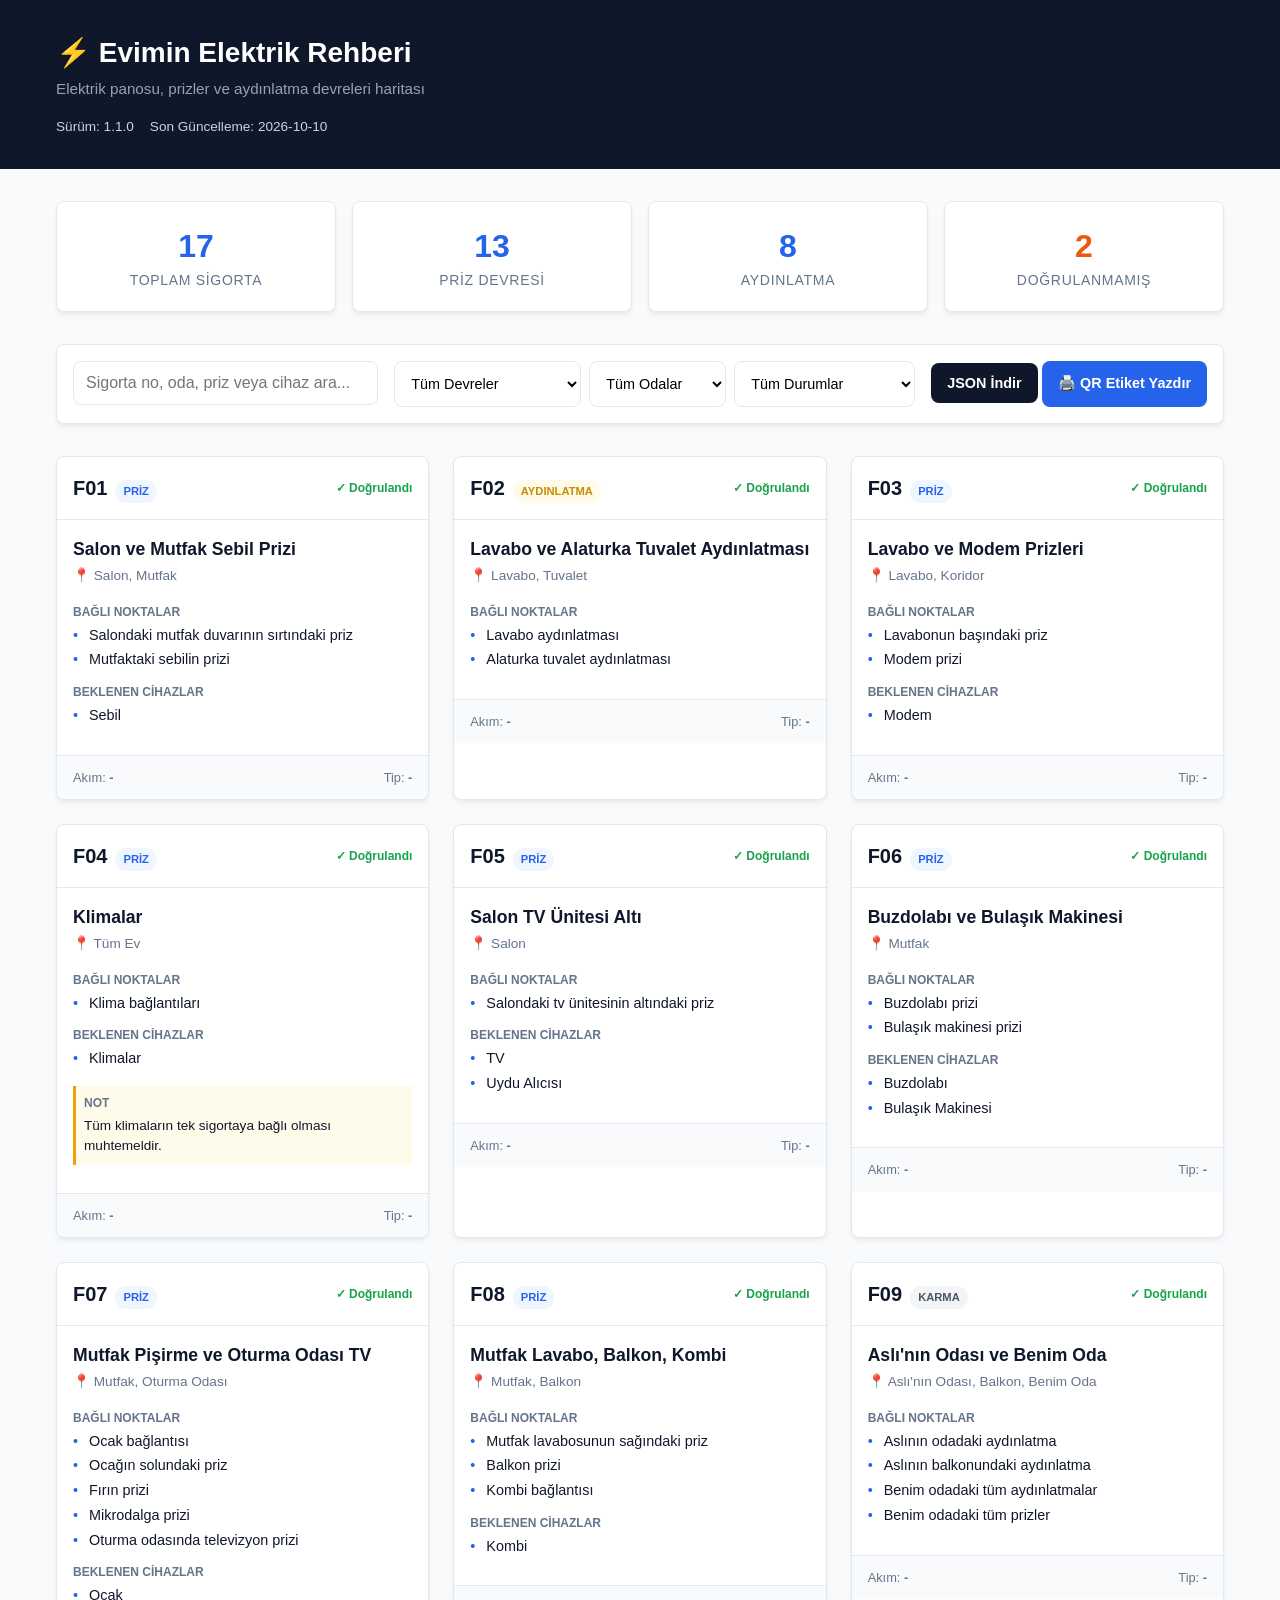
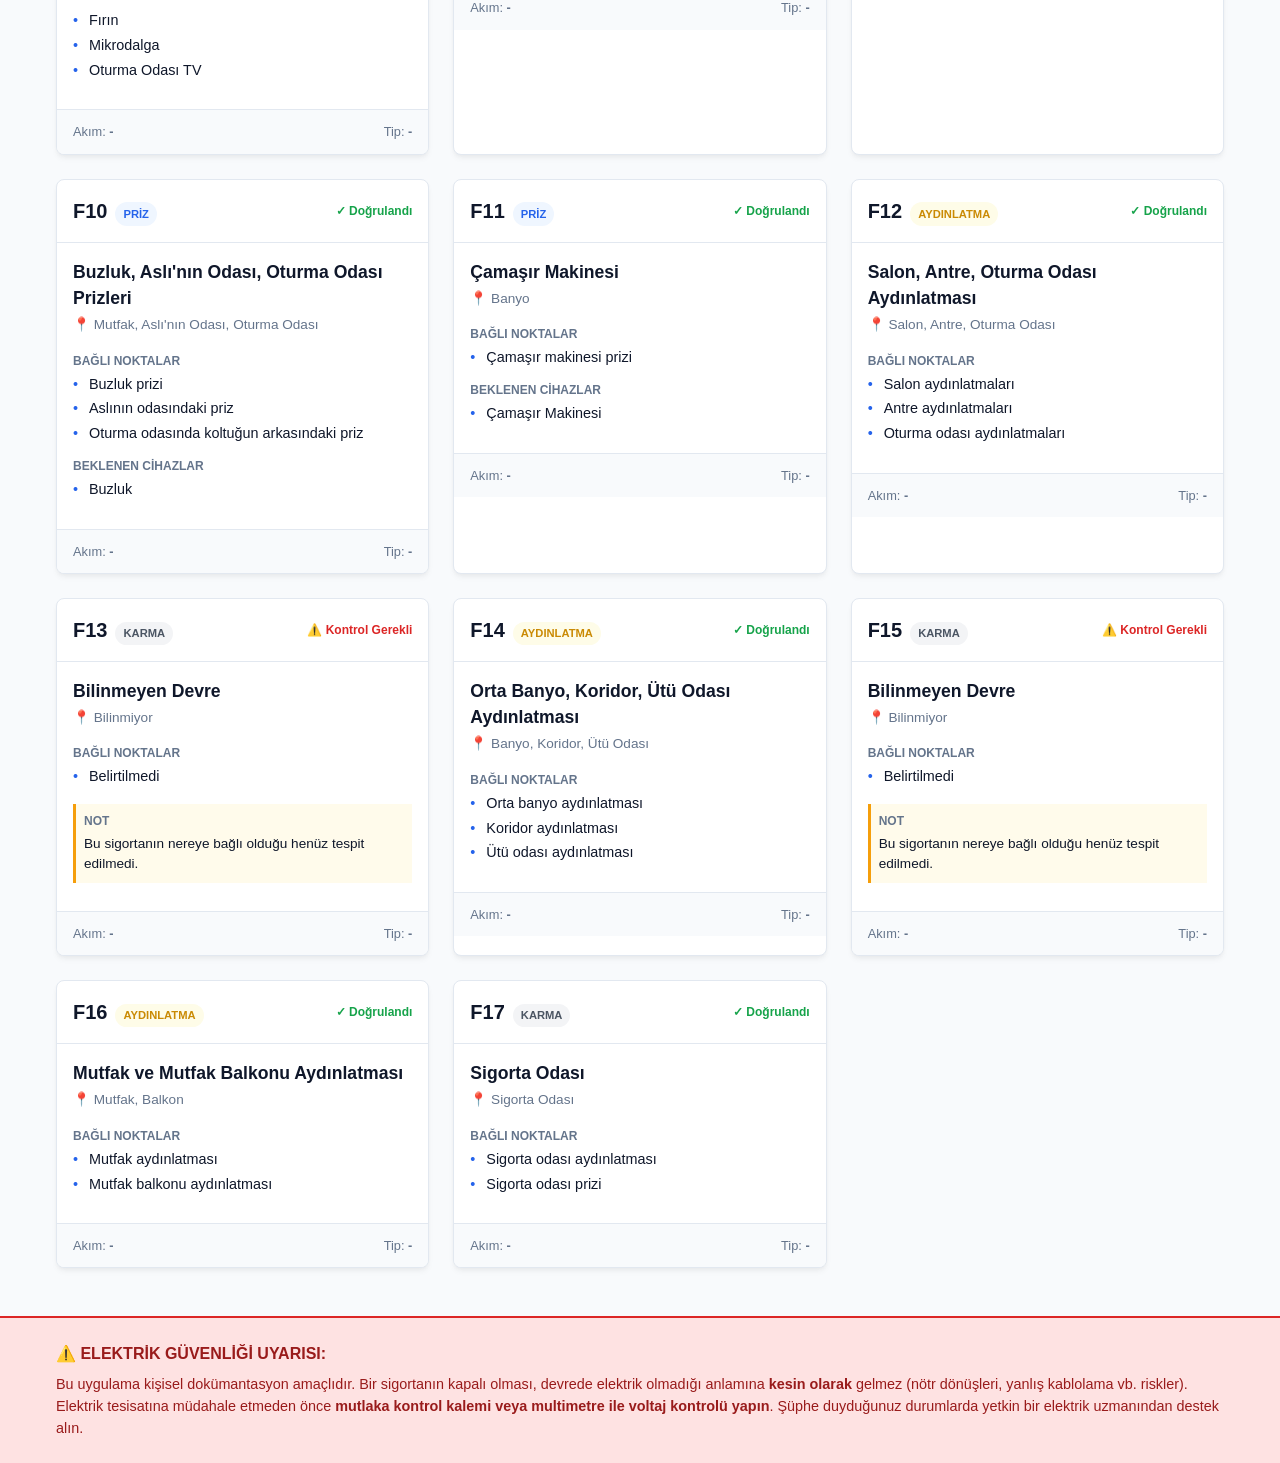
<file: index.html>
<!DOCTYPE html>
<html lang="tr">
<head>
    <meta charset="UTF-8">
    <meta name="viewport" content="width=device-width, initial-scale=1.0">
    <title>Evimin Elektrik Rehberi</title>
    <link rel="stylesheet" href="css/style.css">
    <meta name="description" content="Ev elektrik panosu, sigorta ve priz bağlantı haritası.">
</head>
<body>
    <header class="app-header">
        <div class="container">
            <div class="header-title">
                <h1>⚡ Evimin Elektrik Rehberi</h1>
                <p>Elektrik panosu, prizler ve aydınlatma devreleri haritası</p>
            </div>
            <div class="header-meta">
                <span class="version" id="docVersion">Sürüm: Yükleniyor...</span>
                <span class="date" id="docDate">Son Güncelleme: Yükleniyor...</span>
            </div>
        </div>
    </header>

    <main class="container">
        <!-- İstatistik Kartları -->
        <section class="stats-grid" id="statsContainer">
            <div class="stat-card">
                <div class="stat-value" id="statTotal">-</div>
                <div class="stat-label">Toplam Sigorta</div>
            </div>
            <div class="stat-card">
                <div class="stat-value" id="statOutlets">-</div>
                <div class="stat-label">Priz Devresi</div>
            </div>
            <div class="stat-card">
                <div class="stat-value" id="statLights">-</div>
                <div class="stat-label">Aydınlatma</div>
            </div>
            <div class="stat-card warning">
                <div class="stat-value" id="statUnverified">-</div>
                <div class="stat-label">Doğrulanmamış</div>
            </div>
        </section>

        <!-- Kontrol Çubuğu (Arama & Filtre) -->
        <section class="controls">
            <div class="search-box">
                <input type="text" id="searchInput" placeholder="Sigorta no, oda, priz veya cihaz ara...">
            </div>
            <div class="filter-box">
                <select id="typeFilter">
                    <option value="all">Tüm Devreler</option>
                    <option value="priz">Sadece Prizler</option>
                    <option value="aydinlatma">Sadece Aydınlatmalar</option>
                    <option value="karma">Karma Devreler</option>
                </select>
                <select id="roomFilter">
                    <option value="all">Tüm Odalar</option>
                    <!-- JavaScript ile dinamik dolacak -->
                </select>
                <select id="statusFilter">
                    <option value="all">Tüm Durumlar</option>
                    <option value="verified">Sadece Doğrulanmış</option>
                    <option value="unverified">Kontrol Edilecekler</option>
                </select>
            </div>
            <div class="export-box">
                <button id="btnExport" class="btn btn-secondary">JSON İndir</button>
                <a href="qr-etiket.html" class="btn btn-primary" target="_blank">🖨️ QR Etiket Yazdır</a>
            </div>
        </section>

        <!-- Sigorta Kartları Izgarası -->
        <section class="fuses-grid" id="fusesContainer">
            <!-- Kartlar JS ile buraya eklenecek -->
        </section>
    </main>

    <footer class="app-footer">
        <div class="container">
            <div class="safety-notice">
                <strong>⚠️ ELEKTRİK GÜVENLİĞİ UYARISI:</strong>
                <p>Bu uygulama kişisel dokümantasyon amaçlıdır. Bir sigortanın kapalı olması, devrede elektrik olmadığı anlamına <b>kesin olarak</b> gelmez (nötr dönüşleri, yanlış kablolama vb. riskler). Elektrik tesisatına müdahale etmeden önce <b>mutlaka kontrol kalemi veya multimetre ile voltaj kontrolü yapın</b>. Şüphe duyduğunuz durumlarda yetkin bir elektrik uzmanından destek alın.</p>
            </div>
        </div>
    </footer>

    <!-- Veri ve Uygulama Mantığı -->
    <script src="js/data.js"></script>
    <script src="js/app.js"></script>
</body>
</html>
</file>
<file: css/style.css>
/* CSS Değişkenleri - Tema */
:root {
    --bg-color: #f8fafc;
    --text-main: #0f172a;
    --text-muted: #64748b;
    --card-bg: #ffffff;
    --border-color: #e2e8f0;
    
    --accent-blue: #2563eb;
    --accent-blue-light: #eff6ff;
    --accent-yellow: #ca8a04;
    --accent-yellow-light: #fefce8;
    --accent-orange: #ea580c;
    --accent-green: #16a34a;
    --accent-red: #dc2626;

    --font-family: -apple-system, BlinkMacSystemFont, "Segoe UI", Roboto, Helvetica, Arial, sans-serif;
    --radius: 8px;
    --shadow: 0 4px 6px -1px rgba(0, 0, 0, 0.05), 0 2px 4px -1px rgba(0, 0, 0, 0.03);
}

* {
    box-sizing: border-box;
    margin: 0;
    padding: 0;
}

body {
    font-family: var(--font-family);
    background-color: var(--bg-color);
    color: var(--text-main);
    line-height: 1.5;
    -webkit-font-smoothing: antialiased;
}

.container {
    max-width: 1200px;
    margin: 0 auto;
    padding: 0 1rem;
}

/* Header */
.app-header {
    background-color: var(--text-main);
    color: white;
    padding: 2rem 0;
    margin-bottom: 2rem;
}

.header-title h1 {
    font-size: 1.75rem;
    font-weight: 700;
    margin-bottom: 0.25rem;
}

.header-title p {
    color: #94a3b8;
    font-size: 0.95rem;
}

.header-meta {
    margin-top: 1rem;
    display: flex;
    gap: 1rem;
    font-size: 0.85rem;
    color: #cbd5e1;
}

/* Stats */
.stats-grid {
    display: grid;
    grid-template-columns: repeat(auto-fit, minmax(200px, 1fr));
    gap: 1rem;
    margin-bottom: 2rem;
}

.stat-card {
    background: var(--card-bg);
    border: 1px solid var(--border-color);
    border-radius: var(--radius);
    padding: 1.25rem;
    text-align: center;
    box-shadow: var(--shadow);
}

.stat-card.warning .stat-value {
    color: var(--accent-orange);
}

.stat-value {
    font-size: 2rem;
    font-weight: 700;
    color: var(--accent-blue);
}

.stat-label {
    font-size: 0.875rem;
    color: var(--text-muted);
    font-weight: 500;
    text-transform: uppercase;
    letter-spacing: 0.05em;
}

/* Controls */
.controls {
    display: flex;
    flex-wrap: wrap;
    gap: 1rem;
    margin-bottom: 2rem;
    background: var(--card-bg);
    padding: 1rem;
    border-radius: var(--radius);
    border: 1px solid var(--border-color);
    box-shadow: var(--shadow);
}

.search-box {
    flex: 1;
    min-width: 250px;
}

.search-box input {
    width: 100%;
    padding: 0.75rem;
    border: 1px solid var(--border-color);
    border-radius: var(--radius);
    font-size: 1rem;
    outline: none;
    transition: border-color 0.2s;
}

.search-box input:focus {
    border-color: var(--accent-blue);
}

.filter-box {
    display: flex;
    gap: 0.5rem;
    flex-wrap: wrap;
}

.filter-box select {
    padding: 0.75rem;
    border: 1px solid var(--border-color);
    border-radius: var(--radius);
    background: white;
    font-size: 0.9rem;
    outline: none;
    cursor: pointer;
}

.btn {
    padding: 0.75rem 1rem;
    border-radius: var(--radius);
    font-size: 0.9rem;
    font-weight: 600;
    cursor: pointer;
    border: none;
    text-decoration: none;
    display: inline-block;
    transition: opacity 0.2s;
}

.btn:hover { opacity: 0.9; }

.btn-primary {
    background-color: var(--accent-blue);
    color: white;
}

.btn-secondary {
    background-color: var(--text-main);
    color: white;
}

/* Fuse Cards */
.fuses-grid {
    display: grid;
    grid-template-columns: repeat(auto-fill, minmax(320px, 1fr));
    gap: 1.5rem;
    margin-bottom: 3rem;
}

.fuse-card {
    background: var(--card-bg);
    border: 1px solid var(--border-color);
    border-radius: var(--radius);
    overflow: hidden;
    box-shadow: var(--shadow);
    transition: transform 0.2s;
}

.fuse-card:hover {
    transform: translateY(-2px);
}

.fuse-header {
    padding: 1rem;
    border-bottom: 1px solid var(--border-color);
    display: flex;
    justify-content: space-between;
    align-items: center;
}

.fuse-id-group {
    display: flex;
    align-items: baseline;
    gap: 0.5rem;
}

.fuse-id {
    font-size: 1.25rem;
    font-weight: 800;
    color: var(--text-main);
}

.fuse-type-badge {
    font-size: 0.7rem;
    padding: 0.2rem 0.5rem;
    border-radius: 12px;
    font-weight: 600;
    text-transform: uppercase;
}

.type-priz { background: var(--accent-blue-light); color: var(--accent-blue); }
.type-aydinlatma { background: var(--accent-yellow-light); color: var(--accent-yellow); }
.type-karma { background: #f3f4f6; color: #4b5563; }

.fuse-status {
    font-size: 0.75rem;
    display: flex;
    align-items: center;
    gap: 0.25rem;
}
.status-ok { color: var(--accent-green); font-weight: 600; }
.status-warning { color: var(--accent-red); font-weight: 600; }

.fuse-body {
    padding: 1rem;
}

.fuse-title {
    font-size: 1.1rem;
    font-weight: 600;
    margin-bottom: 0.25rem;
}

.fuse-room {
    color: var(--text-muted);
    font-size: 0.85rem;
    margin-bottom: 1rem;
    display: flex;
    align-items: center;
    gap: 0.25rem;
}

.data-group {
    margin-bottom: 0.75rem;
}

.data-group strong {
    display: block;
    font-size: 0.75rem;
    color: var(--text-muted);
    text-transform: uppercase;
    margin-bottom: 0.25rem;
}

.data-list {
    list-style: none;
    font-size: 0.9rem;
}

.data-list li {
    position: relative;
    padding-left: 1rem;
    margin-bottom: 0.2rem;
}

.data-list li::before {
    content: "•";
    position: absolute;
    left: 0;
    color: var(--accent-blue);
}

.fuse-footer {
    padding: 0.75rem 1rem;
    background: #f8fafc;
    border-top: 1px solid var(--border-color);
    font-size: 0.8rem;
    display: flex;
    justify-content: space-between;
    color: var(--text-muted);
}

/* Footer Safety */
.app-footer {
    background-color: #fee2e2;
    border-top: 2px solid var(--accent-red);
    padding: 1.5rem 0;
    margin-top: 3rem;
}

.safety-notice {
    color: #991b1b;
    font-size: 0.9rem;
}

.safety-notice strong {
    display: block;
    margin-bottom: 0.5rem;
    font-size: 1rem;
}

/* Responsive */
@media (max-width: 768px) {
    .controls { flex-direction: column; }
    .filter-box { flex-direction: column; }
    .export-box { display: flex; flex-direction: column; gap: 0.5rem; }
    .export-box .btn { text-align: center; }
}
</file>
